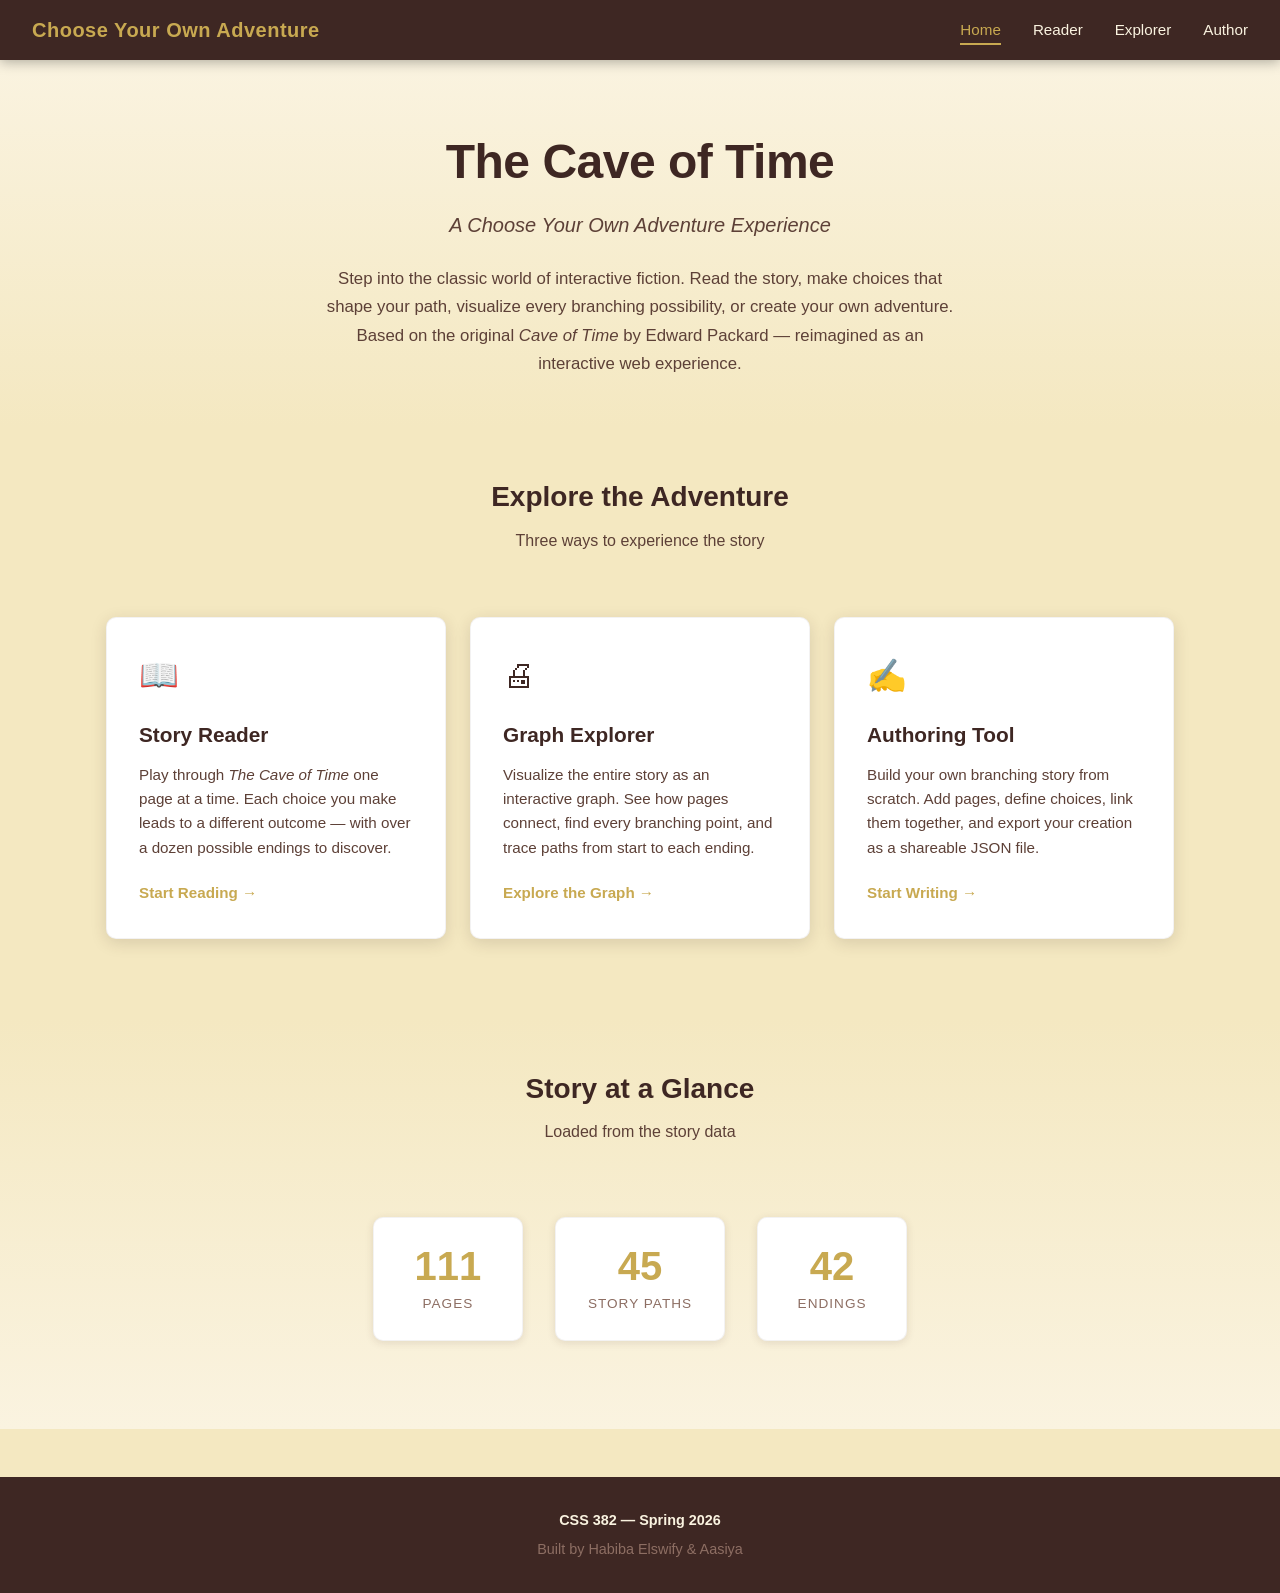
<file: web/index.html>
<!DOCTYPE html>
<html lang="en">
<head>
  <meta charset="UTF-8" />
  <meta name="viewport" content="width=device-width, initial-scale=1.0" />
  <title>The Cave of Time | Choose Your Own Adventure</title>
  <link rel="stylesheet" href="css/style.css" />
</head>
<body>

  <!-- Navigation -->
  <nav class="navbar">
    <a href="index.html" class="brand">Choose Your Own Adventure</a>
    <button class="menu-toggle" aria-label="Toggle navigation" onclick="document.querySelector('.nav-links').classList.toggle('open')">
      <span></span>
      <span></span>
      <span></span>
    </button>
    <ul class="nav-links">
      <li><a href="index.html" class="active">Home</a></li>
      <li><a href="reader.html">Reader</a></li>
      <li><a href="explorer.html">Explorer</a></li>
      <li><a href="author.html">Author</a></li>
    </ul>
  </nav>

  <!-- Hero Section -->
  <section class="hero">
    <h1>The Cave of Time</h1>
    <p class="subtitle">A Choose Your Own Adventure Experience</p>
    <p class="description">
      Step into the classic world of interactive fiction. Read the story, make
      choices that shape your path, visualize every branching possibility, or
      create your own adventure. Based on the original <em>Cave of Time</em>
      by Edward Packard &mdash; reimagined as an interactive web experience.
    </p>
  </section>

  <!-- Feature Cards -->
  <section class="section">
    <div class="container">
      <h2 class="section-title">Explore the Adventure</h2>
      <p class="section-subtitle">Three ways to experience the story</p>

      <div class="card-grid">
        <!-- Reader Card -->
        <div class="card">
          <span class="card-icon">&#128214;</span>
          <h3>Story Reader</h3>
          <p>
            Play through <em>The Cave of Time</em> one page at a time. Each
            choice you make leads to a different outcome &mdash; with over a
            dozen possible endings to discover.
          </p>
          <a href="reader.html" class="card-link">Start Reading &rarr;</a>
        </div>

        <!-- Explorer Card -->
        <div class="card">
          <span class="card-icon">&#128424;</span>
          <h3>Graph Explorer</h3>
          <p>
            Visualize the entire story as an interactive graph. See how pages
            connect, find every branching point, and trace paths from start
            to each ending.
          </p>
          <a href="explorer.html" class="card-link">Explore the Graph &rarr;</a>
        </div>

        <!-- Author Card -->
        <div class="card">
          <span class="card-icon">&#9997;&#65039;</span>
          <h3>Authoring Tool</h3>
          <p>
            Build your own branching story from scratch. Add pages, define
            choices, link them together, and export your creation as a
            shareable JSON file.
          </p>
          <a href="author.html" class="card-link">Start Writing &rarr;</a>
        </div>
      </div>
    </div>
  </section>

  <!-- Stats Section -->
  <section class="section" style="background: linear-gradient(180deg, var(--parchment) 0%, var(--parchment-light) 100%);">
    <div class="container">
      <h2 class="section-title">Story at a Glance</h2>
      <p class="section-subtitle">Loaded from the story data</p>

      <div class="stats-row">
        <div class="stat-box">
          <span class="stat-number" id="stat-pages">&mdash;</span>
          <span class="stat-label">Pages</span>
        </div>
        <div class="stat-box">
          <span class="stat-number" id="stat-stories">&mdash;</span>
          <span class="stat-label">Story Paths</span>
        </div>
        <div class="stat-box">
          <span class="stat-number" id="stat-endings">&mdash;</span>
          <span class="stat-label">Endings</span>
        </div>
      </div>
    </div>
  </section>

  <!-- Footer -->
  <footer class="footer">
    <p><strong>CSS 382 &mdash; Spring 2026</strong></p>
    <p>Built by Habiba Elswify &amp; Aasiya</p>
  </footer>

  <!-- Load stats from story-data.json -->
  <script>
    (async function loadStats() {
      try {
        const res = await fetch('data/story-data.json');
        const data = await res.json();
        const pages = Object.keys(data.pages);
        const totalPages = pages.length;

        // Count terminal pages (endings)
        const endings = pages.filter(key => data.pages[key].is_terminal).length;

        // Use pre-computed story count from manifest
        const pathCount = data.stats.total_stories || data.stories.length;

        document.getElementById('stat-pages').textContent = totalPages;
        document.getElementById('stat-stories').textContent = pathCount;
        document.getElementById('stat-endings').textContent = endings;
      } catch (e) {
        console.error('Could not load story data:', e);
      }
    })();
  </script>

</body>
</html>
</file>
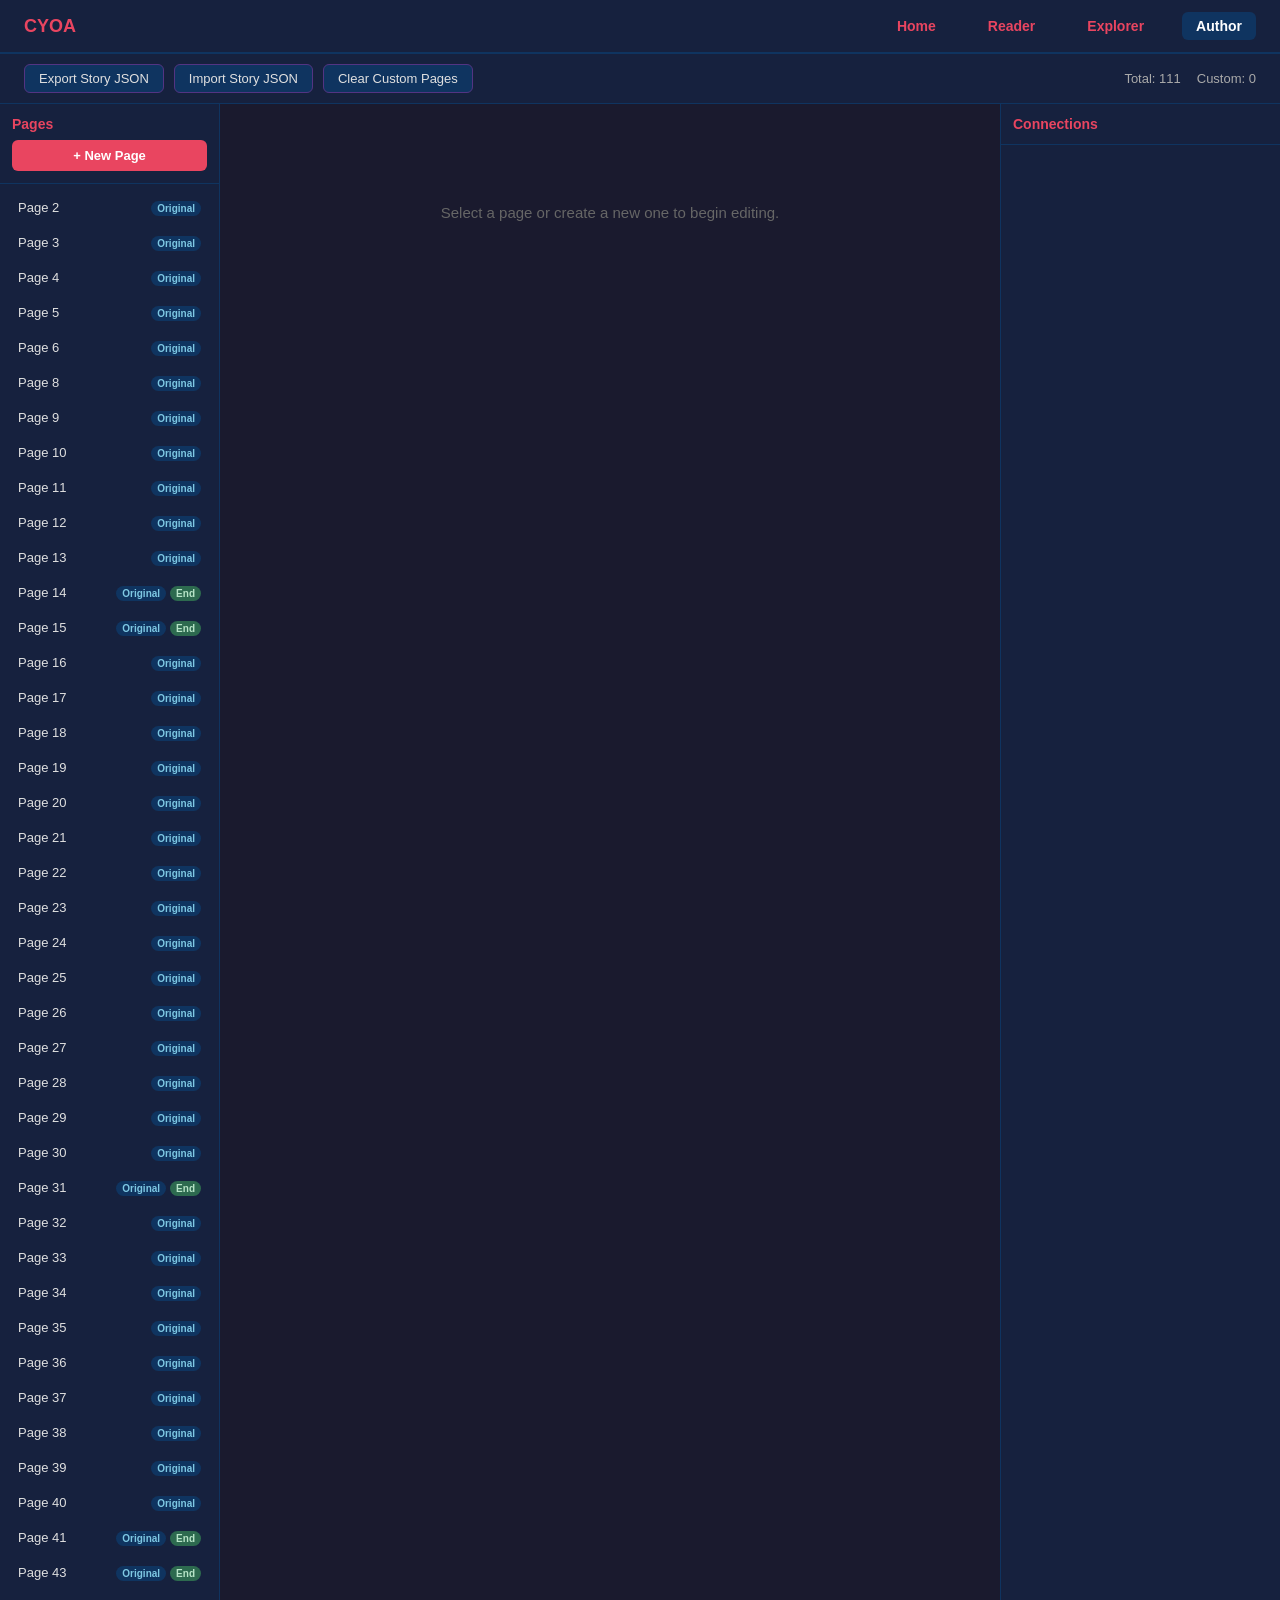
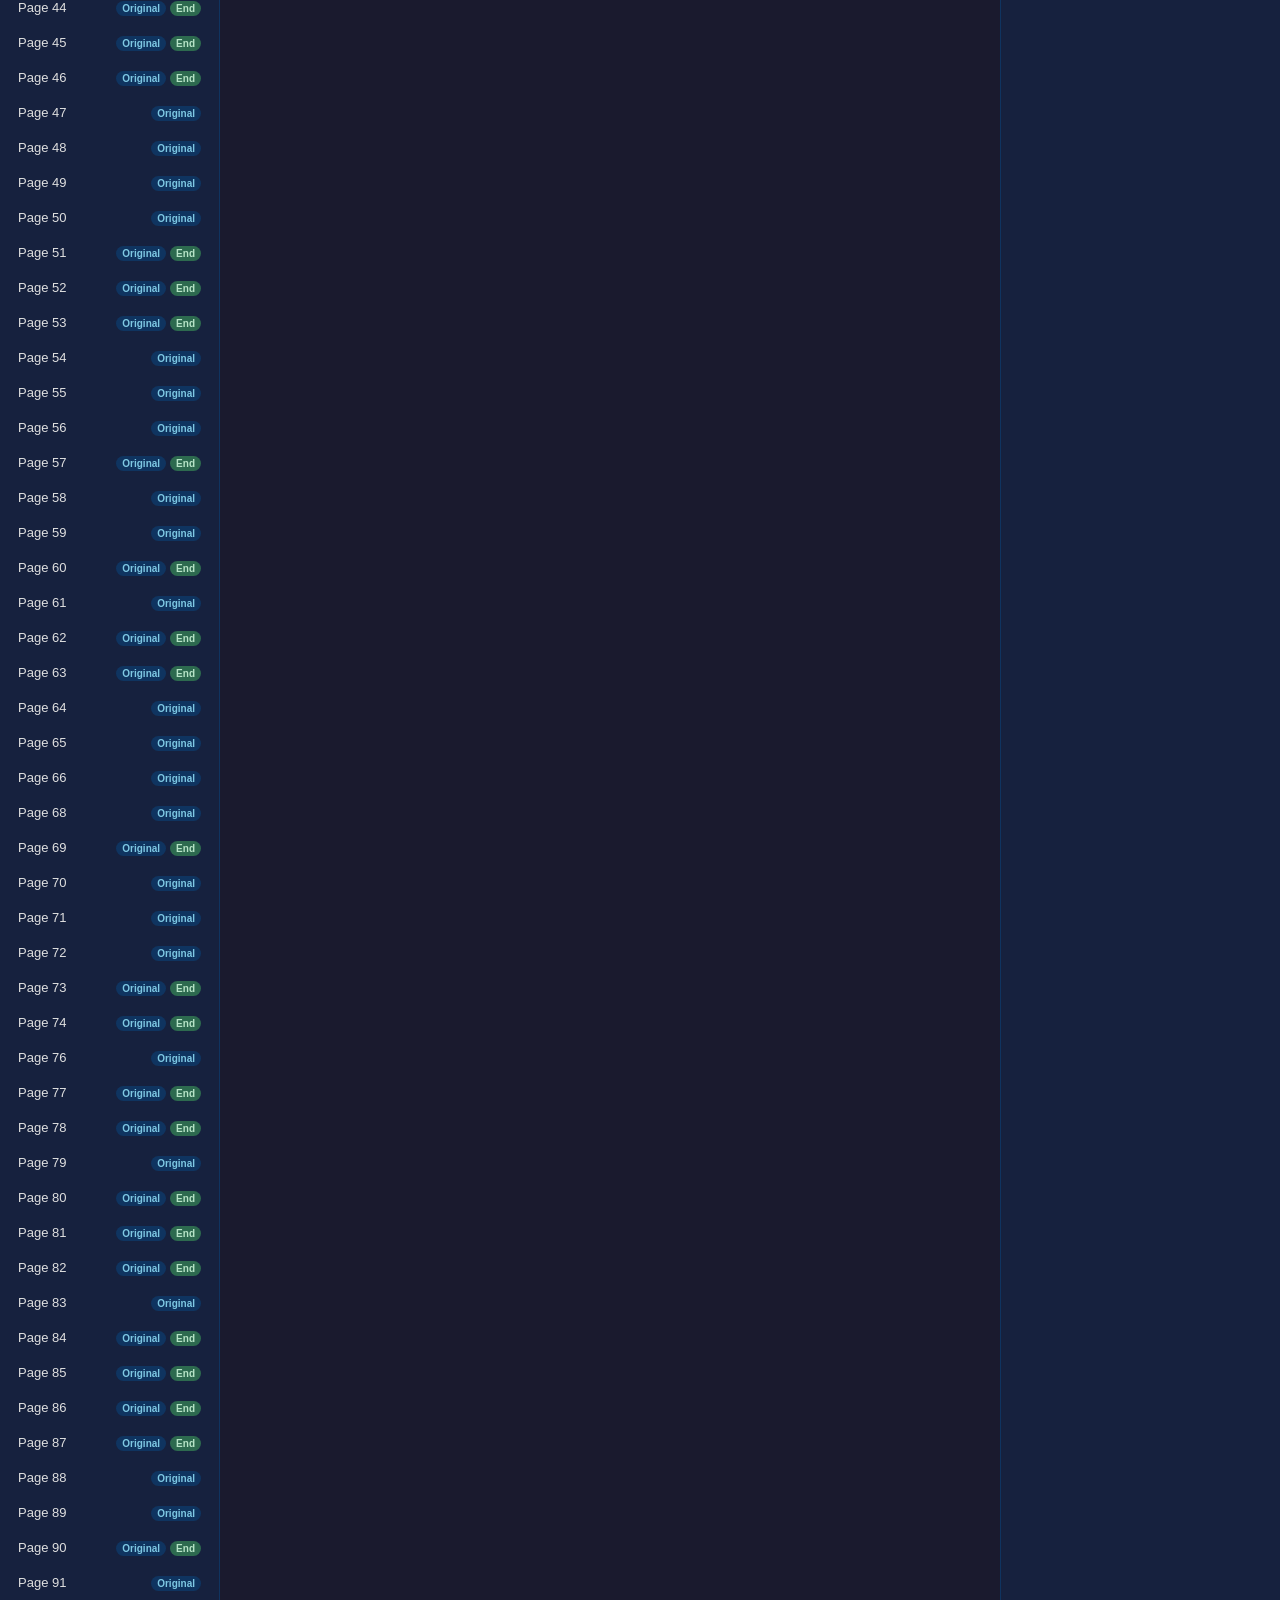
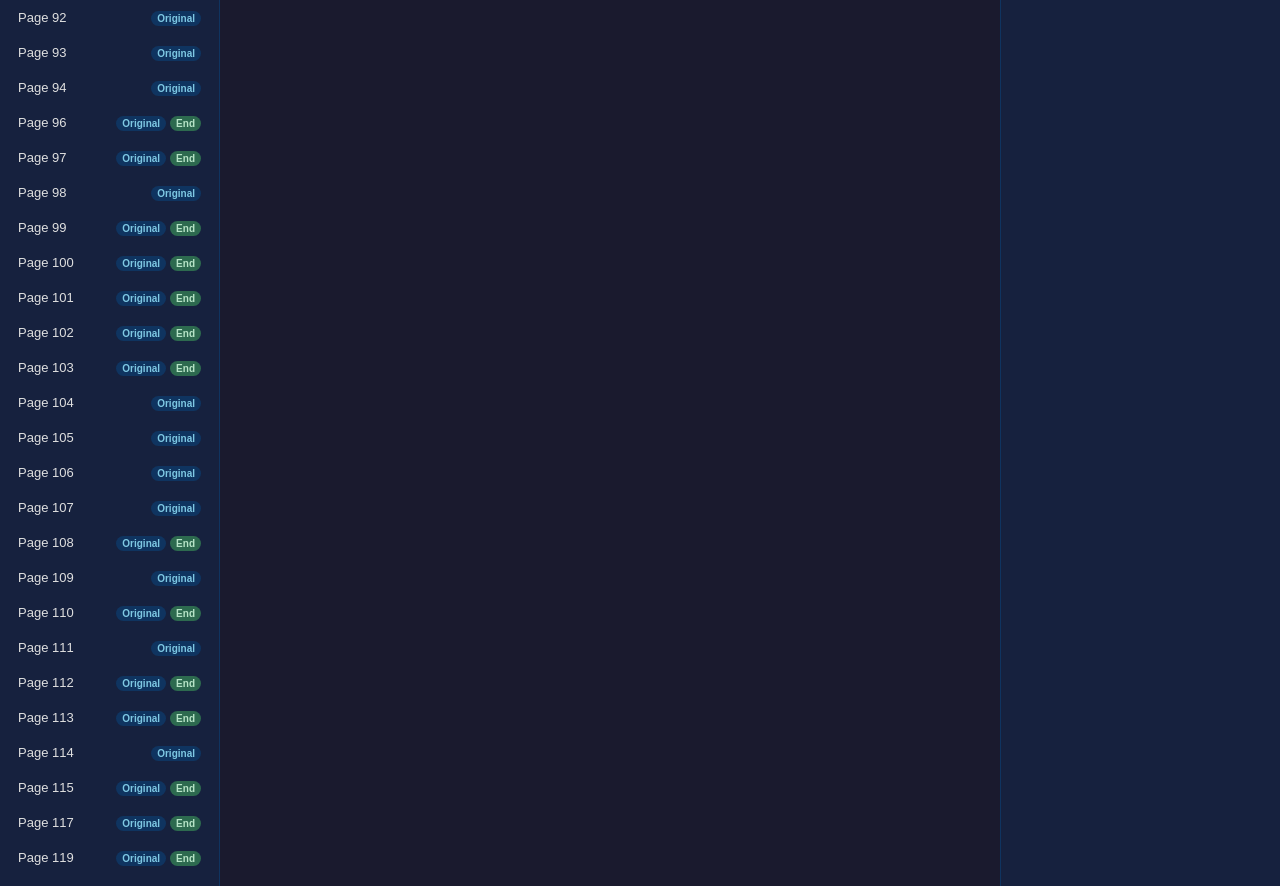
<file: web/author.html>
<!DOCTYPE html>
<html lang="en">
<head>
  <meta charset="UTF-8">
  <meta name="viewport" content="width=device-width, initial-scale=1.0">
  <title>Story Author - Choose Your Own Adventure</title>
  <style>
    * { margin: 0; padding: 0; box-sizing: border-box; }
    body { font-family: 'Segoe UI', Tahoma, Geneva, Verdana, sans-serif; background: #1a1a2e; color: #e0e0e0; min-height: 100vh; display: flex; flex-direction: column; }

    /* Nav */
    nav { background: #16213e; padding: 12px 24px; display: flex; align-items: center; gap: 24px; border-bottom: 2px solid #0f3460; }
    nav a { color: #e94560; text-decoration: none; font-weight: 600; font-size: 14px; padding: 6px 14px; border-radius: 6px; transition: background .2s; }
    nav a:hover, nav a.active { background: #0f3460; color: #fff; }
    nav .brand { color: #e94560; font-size: 18px; font-weight: 700; margin-right: auto; }

    /* Toolbar */
    .toolbar { background: #16213e; padding: 10px 24px; display: flex; gap: 10px; align-items: center; border-bottom: 1px solid #0f3460; flex-wrap: wrap; }
    .toolbar button { background: #0f3460; color: #e0e0e0; border: 1px solid #533483; padding: 6px 14px; border-radius: 6px; cursor: pointer; font-size: 13px; transition: background .2s; }
    .toolbar button:hover { background: #533483; }
    .toolbar .status-bar { margin-left: auto; font-size: 13px; color: #aaa; display: flex; gap: 16px; }
    .toolbar .status-bar .unsaved { color: #e94560; font-weight: 600; }

    /* Main layout */
    .main-layout { display: flex; flex: 1; overflow: hidden; }

    /* Page list panel */
    .page-list-panel { width: 220px; min-width: 180px; background: #16213e; border-right: 1px solid #0f3460; display: flex; flex-direction: column; overflow: hidden; }
    .page-list-panel .panel-header { padding: 12px; border-bottom: 1px solid #0f3460; }
    .page-list-panel .panel-header h3 { font-size: 14px; margin-bottom: 8px; color: #e94560; }
    .page-list-panel .panel-header button { width: 100%; padding: 8px; background: #e94560; color: #fff; border: none; border-radius: 6px; cursor: pointer; font-weight: 600; font-size: 13px; }
    .page-list-panel .panel-header button:hover { background: #c73650; }
    .page-list { flex: 1; overflow-y: auto; padding: 8px; }
    .page-list .page-item { padding: 8px 10px; margin-bottom: 4px; border-radius: 6px; cursor: pointer; font-size: 13px; display: flex; justify-content: space-between; align-items: center; transition: background .15s; }
    .page-list .page-item:hover { background: #0f3460; }
    .page-list .page-item.selected { background: #533483; color: #fff; }
    .page-list .page-item .badge { font-size: 10px; padding: 2px 6px; border-radius: 10px; font-weight: 600; }
    .page-list .page-item .badge.original { background: #0f3460; color: #7ec8e3; }
    .page-list .page-item .badge.custom { background: #e94560; color: #fff; }
    .page-list .page-item .badge.terminal { background: #2d6a4f; color: #b7e4c7; }

    /* Editor panel */
    .editor-panel { flex: 1; padding: 20px 28px; overflow-y: auto; }
    .editor-panel h2 { color: #e94560; margin-bottom: 16px; font-size: 20px; }
    .form-group { margin-bottom: 16px; }
    .form-group label { display: block; font-size: 13px; font-weight: 600; margin-bottom: 6px; color: #aaa; }
    .form-group input[type="number"],
    .form-group textarea,
    .form-group select { width: 100%; padding: 10px; background: #0f3460; border: 1px solid #533483; border-radius: 6px; color: #e0e0e0; font-size: 14px; font-family: inherit; }
    .form-group textarea { min-height: 180px; resize: vertical; }
    .form-group input:read-only { opacity: 0.6; cursor: not-allowed; }

    /* Choices section */
    .choices-section { margin-bottom: 16px; }
    .choices-section h3 { font-size: 14px; color: #aaa; margin-bottom: 10px; }
    .choice-row { display: flex; gap: 8px; margin-bottom: 8px; align-items: center; }
    .choice-row input { flex: 2; padding: 8px; background: #0f3460; border: 1px solid #533483; border-radius: 6px; color: #e0e0e0; font-size: 13px; }
    .choice-row select { flex: 1; padding: 8px; background: #0f3460; border: 1px solid #533483; border-radius: 6px; color: #e0e0e0; font-size: 13px; }
    .choice-row .btn-remove { background: #c73650; color: #fff; border: none; padding: 8px 12px; border-radius: 6px; cursor: pointer; font-size: 12px; }
    .choice-row .btn-remove:hover { background: #a02040; }

    .terminal-toggle { display: flex; align-items: center; gap: 10px; margin-bottom: 16px; }
    .terminal-toggle input[type="checkbox"] { width: 18px; height: 18px; accent-color: #e94560; }
    .terminal-toggle label { font-size: 13px; color: #aaa; cursor: pointer; }

    .editor-actions { display: flex; gap: 10px; flex-wrap: wrap; }
    .editor-actions button { padding: 10px 20px; border: none; border-radius: 6px; cursor: pointer; font-weight: 600; font-size: 14px; transition: background .2s; }
    .btn-add-choice { background: #0f3460; color: #e0e0e0; border: 1px solid #533483 !important; }
    .btn-add-choice:hover { background: #533483; }
    .btn-save { background: #2d6a4f; color: #fff; }
    .btn-save:hover { background: #1b4332; }
    .btn-delete { background: #c73650; color: #fff; }
    .btn-delete:hover { background: #a02040; }

    .empty-state { color: #666; text-align: center; margin-top: 80px; font-size: 15px; }

    /* Graph panel */
    .graph-panel { width: 280px; min-width: 220px; background: #16213e; border-left: 1px solid #0f3460; display: flex; flex-direction: column; }
    .graph-panel .panel-header { padding: 12px; border-bottom: 1px solid #0f3460; }
    .graph-panel .panel-header h3 { font-size: 14px; color: #e94560; }
    .graph-panel canvas { flex: 1; display: block; }

    /* Hidden file input */
    #import-input { display: none; }
  </style>
</head>
<body>
  <nav>
    <span class="brand">CYOA</span>
    <a href="index.html">Home</a>
    <a href="reader.html">Reader</a>
    <a href="explorer.html">Explorer</a>
    <a href="author.html" class="active">Author</a>
  </nav>

  <div class="toolbar">
    <button id="btn-export">Export Story JSON</button>
    <button id="btn-import">Import Story JSON</button>
    <button id="btn-clear">Clear Custom Pages</button>
    <input type="file" id="import-input" accept=".json">
    <div class="status-bar">
      <span id="status-total">Total: 0</span>
      <span id="status-custom">Custom: 0</span>
      <span id="status-unsaved" class="unsaved" style="display:none;">Unsaved changes</span>
    </div>
  </div>

  <div class="main-layout">
    <!-- Left: Page list -->
    <div class="page-list-panel">
      <div class="panel-header">
        <h3>Pages</h3>
        <button id="btn-new-page">+ New Page</button>
      </div>
      <div class="page-list" id="page-list"></div>
    </div>

    <!-- Center: Editor -->
    <div class="editor-panel" id="editor-panel">
      <div class="empty-state" id="empty-state">Select a page or create a new one to begin editing.</div>

      <div id="editor-form" style="display:none;">
        <h2 id="editor-title">Edit Page</h2>

        <div class="form-group">
          <label for="page-number">Page Number</label>
          <input type="number" id="page-number" readonly>
        </div>

        <div class="form-group">
          <label for="page-text">Page Text</label>
          <textarea id="page-text" placeholder="Write the story text for this page..."></textarea>
        </div>

        <div class="terminal-toggle">
          <input type="checkbox" id="is-terminal">
          <label for="is-terminal">Terminal ending (no choices)</label>
        </div>

        <div class="choices-section" id="choices-section">
          <h3>Choices</h3>
          <div id="choices-container"></div>
          <button class="btn-add-choice" id="btn-add-choice">+ Add Choice</button>
        </div>

        <div class="editor-actions">
          <button class="btn-save" id="btn-save">Save Page</button>
          <button class="btn-delete" id="btn-delete" style="display:none;">Delete Page</button>
        </div>
      </div>
    </div>

    <!-- Right: Mini graph -->
    <div class="graph-panel">
      <div class="panel-header">
        <h3>Connections</h3>
      </div>
      <canvas id="mini-graph"></canvas>
    </div>
  </div>

  <script src="js/author.js"></script>
</body>
</html>
</file>
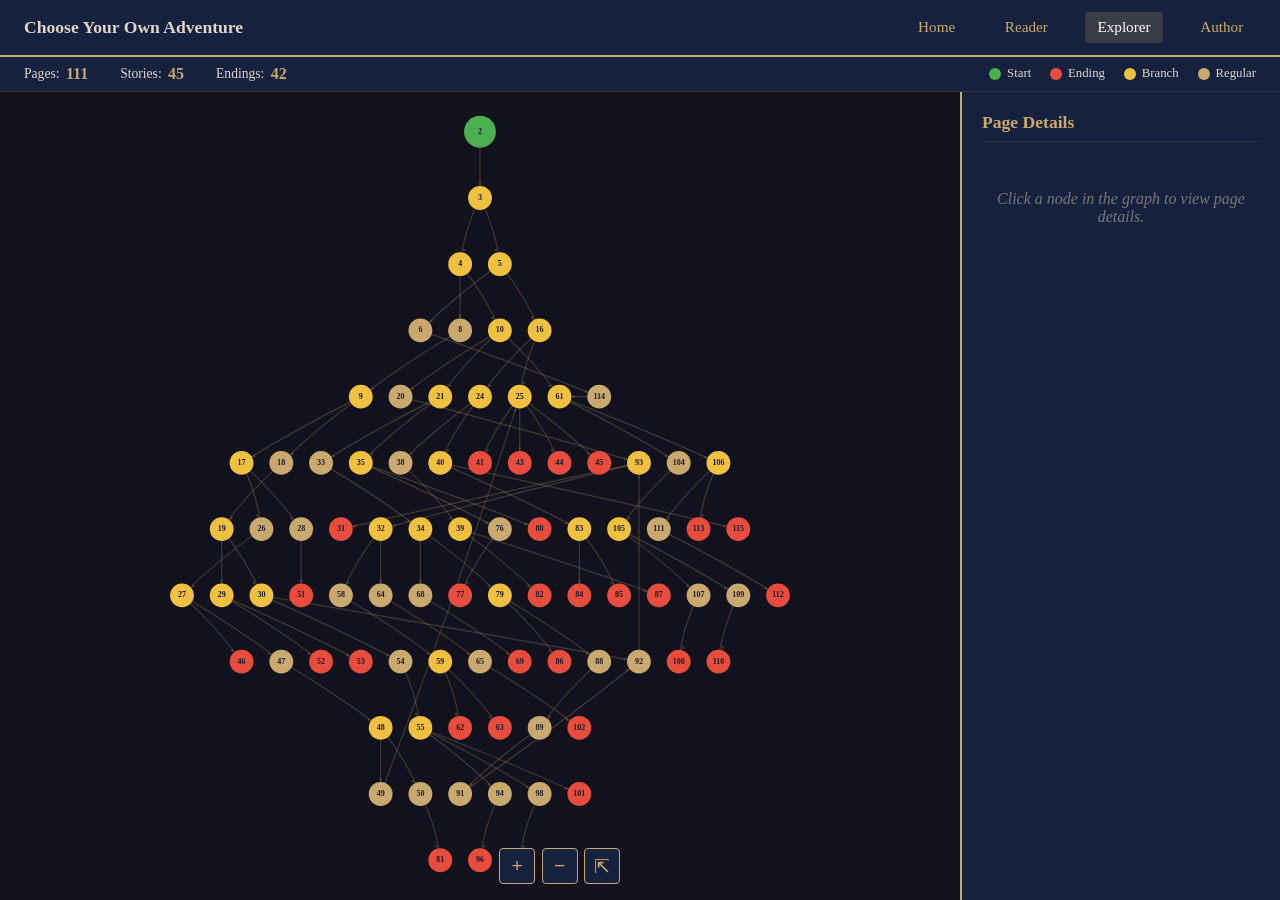
<file: web/explorer.html>
<!DOCTYPE html>
<html lang="en">
<head>
  <meta charset="UTF-8">
  <meta name="viewport" content="width=device-width, initial-scale=1.0">
  <title>Story Graph Explorer - Choose Your Own Adventure</title>
  <style>
    * { margin: 0; padding: 0; box-sizing: border-box; }
    body { font-family: 'Georgia', serif; background: #1a1a2e; color: #e0d6c8; display: flex; flex-direction: column; height: 100vh; overflow: hidden; }

    /* Navigation */
    nav { display: flex; align-items: center; gap: 1.5rem; padding: 0.75rem 1.5rem; background: #16213e; border-bottom: 2px solid #c9a96e; }
    nav a { color: #c9a96e; text-decoration: none; font-size: 0.95rem; padding: 0.4rem 0.8rem; border-radius: 4px; transition: background 0.2s; }
    nav a:hover, nav a.active { background: rgba(201, 169, 110, 0.2); color: #fff; }
    nav .brand { font-size: 1.1rem; font-weight: bold; color: #e0d6c8; margin-right: auto; }

    /* Stats bar */
    .stats-bar { display: flex; gap: 2rem; padding: 0.5rem 1.5rem; background: #16213e; border-bottom: 1px solid #333; font-size: 0.85rem; align-items: center; }
    .stats-bar .stat { display: flex; align-items: center; gap: 0.4rem; }
    .stats-bar .stat-value { color: #c9a96e; font-weight: bold; font-size: 1rem; }

    /* Legend */
    .legend { display: flex; gap: 1.2rem; margin-left: auto; align-items: center; font-size: 0.8rem; }
    .legend-item { display: flex; align-items: center; gap: 0.35rem; }
    .legend-dot { width: 12px; height: 12px; border-radius: 50%; display: inline-block; }
    .legend-dot.start { background: #4caf50; }
    .legend-dot.terminal { background: #e74c3c; }
    .legend-dot.branch { background: #f0c040; }
    .legend-dot.regular { background: #c9a96e; }

    /* Main layout */
    .main-layout { display: flex; flex: 1; overflow: hidden; }

    /* Graph container */
    .graph-container { flex: 1; position: relative; cursor: grab; background: #12121f; }
    .graph-container.grabbing { cursor: grabbing; }
    .graph-container canvas { display: block; width: 100%; height: 100%; }

    /* Side panel */
    .side-panel { width: 320px; background: #16213e; border-left: 2px solid #c9a96e; padding: 1.25rem; overflow-y: auto; display: flex; flex-direction: column; gap: 1rem; transition: transform 0.3s; }
    .side-panel.collapsed { transform: translateX(100%); width: 0; padding: 0; border: none; }
    .side-panel h2 { font-size: 1.1rem; color: #c9a96e; border-bottom: 1px solid #333; padding-bottom: 0.5rem; }
    .side-panel .placeholder { color: #777; font-style: italic; margin-top: 2rem; text-align: center; }

    /* Page detail card */
    .page-detail { display: none; flex-direction: column; gap: 0.75rem; }
    .page-detail.visible { display: flex; }
    .page-number { font-size: 1.5rem; font-weight: bold; color: #c9a96e; }
    .page-badge { display: inline-block; font-size: 0.7rem; padding: 0.2rem 0.5rem; border-radius: 3px; font-weight: bold; text-transform: uppercase; margin-left: 0.5rem; }
    .badge-start { background: #4caf50; color: #fff; }
    .badge-terminal { background: #e74c3c; color: #fff; }
    .badge-branch { background: #f0c040; color: #1a1a2e; }
    .page-text { font-size: 0.85rem; color: #bbb; line-height: 1.5; background: #111; padding: 0.75rem; border-radius: 6px; max-height: 200px; overflow-y: auto; }
    .choices-list { list-style: none; display: flex; flex-direction: column; gap: 0.4rem; }
    .choices-list li { font-size: 0.85rem; padding: 0.4rem 0.6rem; background: rgba(201, 169, 110, 0.1); border-radius: 4px; cursor: pointer; transition: background 0.2s; }
    .choices-list li:hover { background: rgba(201, 169, 110, 0.25); }
    .choices-list li::before { content: "\2192 "; color: #c9a96e; }

    .btn-read { display: inline-block; margin-top: 0.5rem; padding: 0.6rem 1.2rem; background: #c9a96e; color: #1a1a2e; border: none; border-radius: 6px; font-size: 0.9rem; font-weight: bold; cursor: pointer; text-align: center; text-decoration: none; transition: background 0.2s; }
    .btn-read:hover { background: #e0c080; }

    .zoom-controls { position: absolute; bottom: 1rem; right: 340px; display: flex; gap: 0.4rem; }
    .zoom-controls button { width: 36px; height: 36px; border: 1px solid #c9a96e; background: #16213e; color: #c9a96e; font-size: 1.2rem; border-radius: 4px; cursor: pointer; }
    .zoom-controls button:hover { background: #1e2d50; }
  </style>
</head>
<body>

  <nav>
    <span class="brand">Choose Your Own Adventure</span>
    <a href="index.html">Home</a>
    <a href="reader.html">Reader</a>
    <a href="explorer.html" class="active">Explorer</a>
    <a href="author.html">Author</a>
  </nav>

  <div class="stats-bar">
    <div class="stat">Pages: <span class="stat-value" id="stat-pages">--</span></div>
    <div class="stat">Stories: <span class="stat-value" id="stat-stories">--</span></div>
    <div class="stat">Endings: <span class="stat-value" id="stat-endings">--</span></div>
    <div class="legend">
      <div class="legend-item"><span class="legend-dot start"></span> Start</div>
      <div class="legend-item"><span class="legend-dot terminal"></span> Ending</div>
      <div class="legend-item"><span class="legend-dot branch"></span> Branch</div>
      <div class="legend-item"><span class="legend-dot regular"></span> Regular</div>
    </div>
  </div>

  <div class="main-layout">
    <div class="graph-container" id="graphContainer">
      <canvas id="graphCanvas"></canvas>
      <div class="zoom-controls">
        <button id="zoomIn" title="Zoom in">+</button>
        <button id="zoomOut" title="Zoom out">&minus;</button>
        <button id="zoomFit" title="Fit to view">&#8689;</button>
      </div>
    </div>

    <div class="side-panel" id="sidePanel">
      <h2>Page Details</h2>
      <p class="placeholder" id="panelPlaceholder">Click a node in the graph to view page details.</p>
      <div class="page-detail" id="pageDetail">
        <div>
          <span class="page-number" id="detailPageNum"></span>
          <span id="detailBadges"></span>
        </div>
        <div class="page-text" id="detailText"></div>
        <div>
          <strong style="font-size:0.85rem; color:#c9a96e;">Choices:</strong>
          <ul class="choices-list" id="detailChoices"></ul>
          <p id="detailNoChoices" style="display:none; font-size:0.85rem; color:#e74c3c; margin-top:0.3rem;">This is a terminal page (ending).</p>
        </div>
        <a class="btn-read" id="readFromHere" href="#">Read from here</a>
      </div>
    </div>
  </div>

  <script src="js/explorer.js"></script>
</body>
</html>
</file>
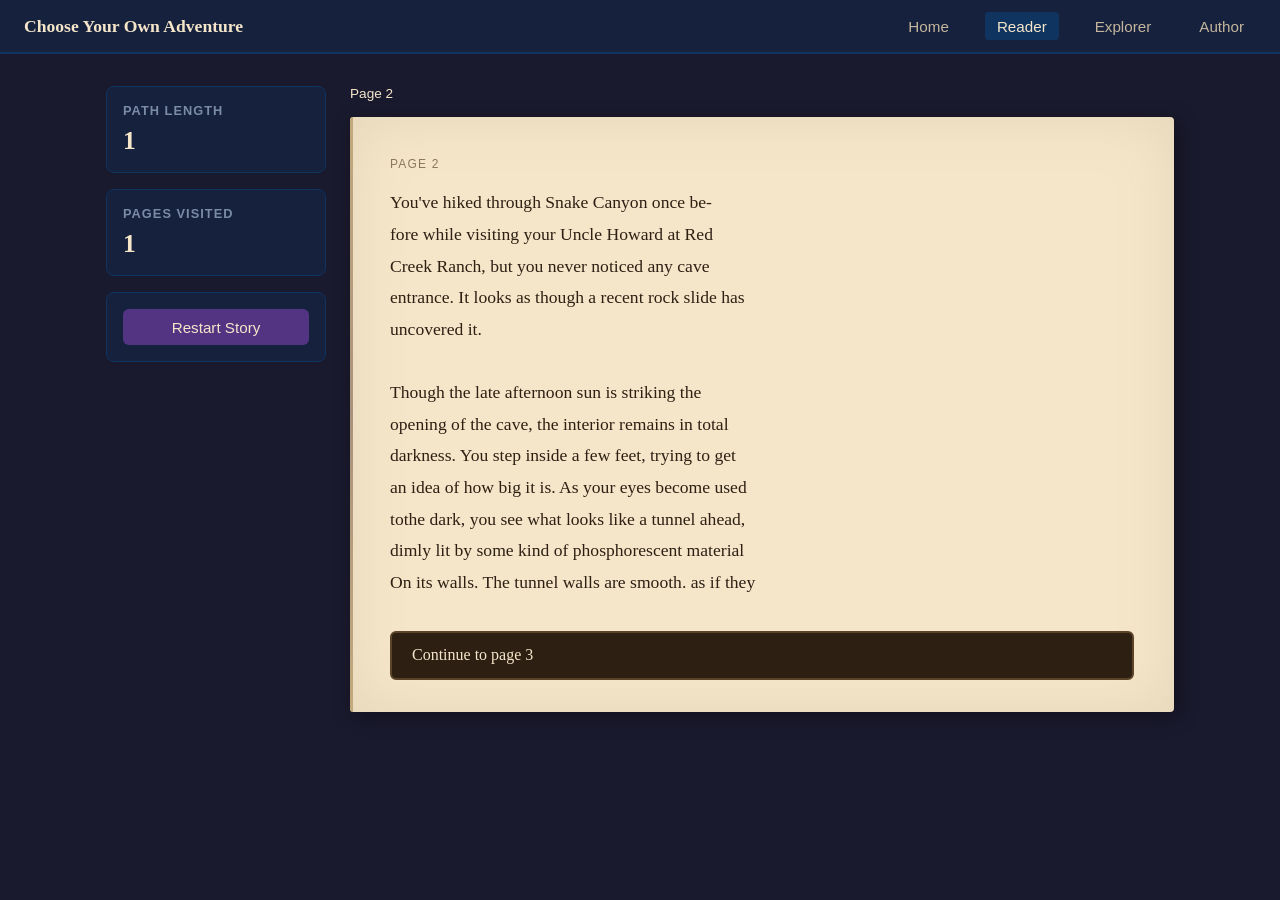
<file: web/reader.html>
<!DOCTYPE html>
<html lang="en">
<head>
  <meta charset="UTF-8">
  <meta name="viewport" content="width=device-width, initial-scale=1.0">
  <title>Story Reader - Choose Your Own Adventure</title>
  <style>
    /* Reader-specific styles (base styles live in css/style.css once created) */
    *, *::before, *::after { box-sizing: border-box; margin: 0; padding: 0; }

    body {
      font-family: Georgia, 'Times New Roman', serif;
      background: #1a1a2e;
      color: #e0d6c8;
      min-height: 100vh;
      display: flex;
      flex-direction: column;
    }

    /* ---- Navbar ---- */
    nav {
      background: #16213e;
      border-bottom: 2px solid #0f3460;
      padding: 0.75rem 1.5rem;
      display: flex;
      gap: 1.5rem;
      align-items: center;
    }
    nav a {
      color: #c4b69c;
      text-decoration: none;
      font-family: 'Segoe UI', Tahoma, sans-serif;
      font-size: 0.95rem;
      padding: 0.35rem 0.75rem;
      border-radius: 4px;
      transition: background 0.2s, color 0.2s;
    }
    nav a:hover, nav a.active {
      background: #0f3460;
      color: #f5e6ca;
    }
    nav .brand {
      font-weight: bold;
      font-size: 1.1rem;
      color: #f5e6ca;
      margin-right: auto;
    }

    /* ---- Layout ---- */
    .reader-layout {
      display: flex;
      flex: 1;
      max-width: 1100px;
      width: 100%;
      margin: 2rem auto;
      gap: 1.5rem;
      padding: 0 1rem;
    }

    /* ---- Sidebar ---- */
    .sidebar {
      width: 220px;
      flex-shrink: 0;
      display: flex;
      flex-direction: column;
      gap: 1rem;
    }
    .sidebar-card {
      background: #16213e;
      border: 1px solid #0f3460;
      border-radius: 8px;
      padding: 1rem;
    }
    .sidebar-card h3 {
      font-family: 'Segoe UI', Tahoma, sans-serif;
      font-size: 0.8rem;
      text-transform: uppercase;
      letter-spacing: 0.08em;
      color: #7a8ba6;
      margin-bottom: 0.5rem;
    }
    .stat-value {
      font-size: 1.6rem;
      font-weight: bold;
      color: #f5e6ca;
    }
    .btn-restart {
      display: block;
      width: 100%;
      padding: 0.6rem;
      background: #533483;
      color: #f5e6ca;
      border: none;
      border-radius: 6px;
      font-size: 0.95rem;
      cursor: pointer;
      font-family: 'Segoe UI', Tahoma, sans-serif;
      transition: background 0.2s;
    }
    .btn-restart:hover {
      background: #6a42a0;
    }

    /* ---- Book page ---- */
    .book-container {
      flex: 1;
      min-width: 0;
    }

    .breadcrumbs {
      display: flex;
      flex-wrap: wrap;
      gap: 0.25rem;
      align-items: center;
      margin-bottom: 1rem;
      font-family: 'Segoe UI', Tahoma, sans-serif;
      font-size: 0.85rem;
      color: #7a8ba6;
    }
    .breadcrumbs .crumb {
      cursor: pointer;
      color: #a9927d;
      transition: color 0.2s;
    }
    .breadcrumbs .crumb:hover {
      color: #f5e6ca;
      text-decoration: underline;
    }
    .breadcrumbs .crumb.current {
      color: #f5e6ca;
      cursor: default;
    }
    .breadcrumbs .crumb.current:hover {
      text-decoration: none;
    }
    .breadcrumbs .separator {
      color: #4a5568;
      user-select: none;
    }

    .book-page {
      background: #f5e6ca;
      color: #2d2013;
      border-radius: 4px;
      padding: 2.5rem 2.5rem 2rem;
      box-shadow: 4px 4px 20px rgba(0, 0, 0, 0.4),
                  inset 0 0 60px rgba(139, 119, 90, 0.15);
      position: relative;
      min-height: 400px;
      transition: opacity 0.35s ease;
    }
    .book-page::before {
      content: '';
      position: absolute;
      left: 0; top: 0; bottom: 0;
      width: 3px;
      background: linear-gradient(to bottom, #c4a97d, #a9927d, #c4a97d);
      border-radius: 4px 0 0 4px;
    }
    .book-page.fade-out { opacity: 0; }
    .book-page.fade-in  { opacity: 1; }

    .page-number {
      font-family: 'Segoe UI', Tahoma, sans-serif;
      font-size: 0.75rem;
      text-transform: uppercase;
      letter-spacing: 0.1em;
      color: #8b7760;
      margin-bottom: 1rem;
    }

    .page-text {
      font-size: 1.1rem;
      line-height: 1.8;
      white-space: pre-wrap;
    }

    /* ---- Choices ---- */
    .choices-area {
      margin-top: 2rem;
      display: flex;
      flex-direction: column;
      gap: 0.75rem;
    }
    .choice-btn {
      display: block;
      width: 100%;
      text-align: left;
      padding: 0.85rem 1.25rem;
      background: #2d2013;
      color: #f5e6ca;
      border: 2px solid #5c4428;
      border-radius: 6px;
      font-family: Georgia, serif;
      font-size: 1rem;
      cursor: pointer;
      transition: background 0.2s, border-color 0.2s, transform 0.15s;
    }
    .choice-btn:hover {
      background: #3e2d1a;
      border-color: #8b6b3d;
      transform: translateX(4px);
    }

    /* ---- The End overlay ---- */
    .end-overlay {
      display: none;
      margin-top: 2rem;
      padding: 1.5rem;
      background: #2d2013;
      border: 2px solid #8b6b3d;
      border-radius: 8px;
      text-align: center;
    }
    .end-overlay.visible { display: block; }
    .end-overlay h2 {
      font-size: 1.8rem;
      color: #f5e6ca;
      margin-bottom: 0.5rem;
    }
    .end-overlay .journey-stat {
      font-size: 0.95rem;
      color: #c4a97d;
      margin-bottom: 1.25rem;
    }
    .end-buttons {
      display: flex;
      gap: 0.75rem;
      justify-content: center;
      flex-wrap: wrap;
    }
    .end-btn {
      padding: 0.65rem 1.5rem;
      border: none;
      border-radius: 6px;
      font-size: 0.95rem;
      cursor: pointer;
      font-family: 'Segoe UI', Tahoma, sans-serif;
      transition: background 0.2s;
    }
    .end-btn.primary {
      background: #533483;
      color: #f5e6ca;
    }
    .end-btn.primary:hover { background: #6a42a0; }
    .end-btn.secondary {
      background: #5c4428;
      color: #f5e6ca;
    }
    .end-btn.secondary:hover { background: #7a5a38; }

    /* ---- Responsive ---- */
    @media (max-width: 720px) {
      .reader-layout {
        flex-direction: column-reverse;
      }
      .sidebar {
        width: 100%;
        flex-direction: row;
        flex-wrap: wrap;
      }
      .sidebar-card { flex: 1; min-width: 140px; }
      .book-page { padding: 1.5rem; }
    }
  </style>
</head>
<body>

  <!-- Navigation -->
  <nav>
    <span class="brand">Choose Your Own Adventure</span>
    <a href="index.html">Home</a>
    <a href="reader.html" class="active">Reader</a>
    <a href="explorer.html">Explorer</a>
    <a href="author.html">Author</a>
  </nav>

  <!-- Main layout -->
  <div class="reader-layout">

    <!-- Sidebar -->
    <aside class="sidebar">
      <div class="sidebar-card">
        <h3>Path Length</h3>
        <div class="stat-value" id="stat-path-length">1</div>
      </div>
      <div class="sidebar-card">
        <h3>Pages Visited</h3>
        <div class="stat-value" id="stat-pages-visited">1</div>
      </div>
      <div class="sidebar-card">
        <button class="btn-restart" id="btn-sidebar-restart">Restart Story</button>
      </div>
    </aside>

    <!-- Book area -->
    <main class="book-container">

      <!-- Breadcrumbs -->
      <div class="breadcrumbs" id="breadcrumbs"></div>

      <!-- Page display -->
      <div class="book-page" id="book-page">
        <div class="page-number" id="page-number"></div>
        <div class="page-text" id="page-text"></div>

        <!-- Choices -->
        <div class="choices-area" id="choices-area"></div>

        <!-- The End -->
        <div class="end-overlay" id="end-overlay">
          <h2>The End</h2>
          <p class="journey-stat" id="journey-stat"></p>
          <div class="end-buttons">
            <button class="end-btn primary" id="btn-end-restart">Restart Story</button>
            <button class="end-btn secondary" id="btn-end-goback">Go Back</button>
          </div>
        </div>
      </div>

    </main>
  </div>

  <script src="js/reader.js"></script>
</body>
</html>
</file>
<file: web/css/style.css>
/* ============================================
   Choose Your Own Adventure - Book-Themed CSS
   ============================================ */

/* --- CSS Variables --- */
:root {
  --parchment: #f4e8c1;
  --parchment-light: #faf3e0;
  --brown-dark: #3e2723;
  --brown-medium: #5d4037;
  --brown-light: #8d6e63;
  --accent-gold: #c8a951;
  --accent-gold-hover: #b8993e;
  --accent-gold-light: #e8d5a0;
  --deep-red: #8b1a1a;
  --deep-red-hover: #a52222;
  --white: #ffffff;
  --shadow-soft: 0 2px 8px rgba(62, 39, 35, 0.12);
  --shadow-card: 0 4px 16px rgba(62, 39, 35, 0.15);
  --shadow-elevated: 0 8px 32px rgba(62, 39, 35, 0.18);
  --radius-sm: 6px;
  --radius-md: 10px;
  --radius-lg: 16px;
  --transition: 0.25s ease;
  --max-width: 1100px;
  --nav-height: 60px;
}

/* --- Reset & Base --- */
*,
*::before,
*::after {
  box-sizing: border-box;
  margin: 0;
  padding: 0;
}

html {
  scroll-behavior: smooth;
}

body {
  font-family: -apple-system, BlinkMacSystemFont, "Segoe UI", Roboto,
    "Helvetica Neue", Arial, sans-serif;
  background-color: var(--parchment);
  color: var(--brown-dark);
  line-height: 1.6;
  min-height: 100vh;
  padding-top: var(--nav-height);
}

a {
  color: var(--accent-gold);
  text-decoration: none;
  transition: color var(--transition);
}

a:hover {
  color: var(--accent-gold-hover);
}

img {
  max-width: 100%;
  display: block;
}

/* --- Container --- */
.container {
  width: 90%;
  max-width: var(--max-width);
  margin: 0 auto;
  padding: 0 1rem;
}

/* --- Navigation Bar --- */
.navbar {
  position: fixed;
  top: 0;
  left: 0;
  right: 0;
  height: var(--nav-height);
  background-color: var(--brown-dark);
  display: flex;
  align-items: center;
  justify-content: space-between;
  padding: 0 2rem;
  z-index: 1000;
  box-shadow: 0 2px 12px rgba(0, 0, 0, 0.3);
}

.navbar .brand {
  color: var(--accent-gold);
  font-size: 1.25rem;
  font-weight: 700;
  letter-spacing: 0.5px;
}

.navbar .nav-links {
  list-style: none;
  display: flex;
  gap: 2rem;
}

.navbar .nav-links a {
  color: var(--parchment-light);
  font-size: 0.95rem;
  font-weight: 500;
  padding: 0.4rem 0;
  position: relative;
  transition: color var(--transition);
}

.navbar .nav-links a::after {
  content: "";
  position: absolute;
  bottom: 0;
  left: 0;
  width: 0;
  height: 2px;
  background-color: var(--accent-gold);
  transition: width var(--transition);
}

.navbar .nav-links a:hover {
  color: var(--accent-gold);
}

.navbar .nav-links a:hover::after {
  width: 100%;
}

.navbar .nav-links a.active {
  color: var(--accent-gold);
}

.navbar .nav-links a.active::after {
  width: 100%;
}

.navbar .menu-toggle {
  display: none;
  background: none;
  border: none;
  cursor: pointer;
  padding: 0.5rem;
}

.navbar .menu-toggle span {
  display: block;
  width: 24px;
  height: 2px;
  background-color: var(--parchment-light);
  margin: 5px 0;
  transition: var(--transition);
}

/* --- Hero Section --- */
.hero {
  text-align: center;
  padding: 4rem 1rem 3rem;
  background: linear-gradient(
    180deg,
    var(--parchment-light) 0%,
    var(--parchment) 100%
  );
}

.hero h1 {
  font-size: 3rem;
  font-weight: 800;
  color: var(--brown-dark);
  margin-bottom: 0.5rem;
  letter-spacing: -0.5px;
}

.hero .subtitle {
  font-size: 1.25rem;
  color: var(--brown-medium);
  font-style: italic;
  margin-bottom: 1.5rem;
}

.hero .description {
  max-width: 640px;
  margin: 0 auto;
  font-size: 1.05rem;
  color: var(--brown-medium);
  line-height: 1.7;
}

/* --- Cards / Panels --- */
.card-grid {
  display: grid;
  grid-template-columns: repeat(auto-fit, minmax(280px, 1fr));
  gap: 1.5rem;
  padding: 2rem 0;
}

.card {
  background: var(--white);
  border-radius: var(--radius-md);
  box-shadow: var(--shadow-card);
  padding: 2rem;
  transition: transform var(--transition), box-shadow var(--transition);
  border: 1px solid rgba(62, 39, 35, 0.06);
}

.card:hover {
  transform: translateY(-4px);
  box-shadow: var(--shadow-elevated);
}

.card h3 {
  font-size: 1.3rem;
  color: var(--brown-dark);
  margin-bottom: 0.75rem;
}

.card p {
  color: var(--brown-medium);
  font-size: 0.95rem;
  line-height: 1.6;
  margin-bottom: 1.25rem;
}

.card .card-icon {
  font-size: 2rem;
  margin-bottom: 1rem;
  display: block;
}

.card a.card-link {
  display: inline-block;
  color: var(--accent-gold);
  font-weight: 600;
  font-size: 0.95rem;
  transition: color var(--transition);
}

.card a.card-link:hover {
  color: var(--accent-gold-hover);
}

.panel {
  background: var(--white);
  border-radius: var(--radius-md);
  box-shadow: var(--shadow-card);
  padding: 2rem;
  margin-bottom: 1.5rem;
  border: 1px solid rgba(62, 39, 35, 0.06);
}

/* --- Buttons --- */
.btn {
  display: inline-block;
  padding: 0.7rem 1.6rem;
  border: none;
  border-radius: var(--radius-sm);
  font-size: 1rem;
  font-weight: 600;
  cursor: pointer;
  transition: background-color var(--transition), transform var(--transition),
    box-shadow var(--transition);
  text-align: center;
  line-height: 1.4;
}

.btn:active {
  transform: scale(0.97);
}

/* Primary button -- gold accent */
.btn-primary {
  background-color: var(--accent-gold);
  color: var(--brown-dark);
}

.btn-primary:hover {
  background-color: var(--accent-gold-hover);
  box-shadow: 0 4px 12px rgba(200, 169, 81, 0.35);
  color: var(--brown-dark);
}

/* Choice button -- styled like a book page option */
.btn-choice {
  display: block;
  width: 100%;
  background: var(--parchment-light);
  color: var(--brown-dark);
  border: 2px solid var(--accent-gold-light);
  border-radius: var(--radius-md);
  padding: 1rem 1.5rem;
  font-family: "Georgia", "Times New Roman", serif;
  font-size: 1rem;
  text-align: left;
  cursor: pointer;
  transition: border-color var(--transition), background-color var(--transition),
    box-shadow var(--transition);
  margin-bottom: 0.75rem;
}

.btn-choice:hover {
  border-color: var(--accent-gold);
  background-color: var(--white);
  box-shadow: 0 2px 10px rgba(200, 169, 81, 0.2);
}

.btn-choice:active {
  transform: scale(0.99);
}

/* Secondary / outline button */
.btn-secondary {
  background: transparent;
  color: var(--brown-dark);
  border: 2px solid var(--brown-light);
}

.btn-secondary:hover {
  border-color: var(--brown-dark);
  background-color: rgba(62, 39, 35, 0.05);
}

/* Danger / red button */
.btn-danger {
  background-color: var(--deep-red);
  color: var(--white);
}

.btn-danger:hover {
  background-color: var(--deep-red-hover);
}

/* --- Story Text Area (Book Page) --- */
.story-page {
  background: var(--white);
  border-radius: var(--radius-lg);
  box-shadow: var(--shadow-elevated);
  padding: 3rem 2.5rem;
  max-width: 720px;
  margin: 2rem auto;
  position: relative;
  border: 1px solid rgba(62, 39, 35, 0.08);
}

/* Subtle "page edge" accent on the left */
.story-page::before {
  content: "";
  position: absolute;
  top: 1rem;
  bottom: 1rem;
  left: 0;
  width: 4px;
  background: linear-gradient(
    180deg,
    var(--accent-gold-light),
    var(--accent-gold),
    var(--accent-gold-light)
  );
  border-radius: 2px;
}

.story-page .page-number {
  display: inline-block;
  font-family: "Georgia", "Times New Roman", serif;
  font-size: 0.85rem;
  color: var(--brown-light);
  margin-bottom: 1rem;
  font-style: italic;
}

.story-page .story-text {
  font-family: "Georgia", "Times New Roman", serif;
  font-size: 1.1rem;
  line-height: 1.85;
  color: var(--brown-dark);
  white-space: pre-wrap;
  margin-bottom: 2rem;
}

.story-page .choices {
  border-top: 1px solid var(--accent-gold-light);
  padding-top: 1.5rem;
}

/* --- Terminal / Ending Badge --- */
.badge-ending {
  display: inline-block;
  background-color: var(--deep-red);
  color: var(--white);
  font-size: 0.8rem;
  font-weight: 700;
  text-transform: uppercase;
  letter-spacing: 1px;
  padding: 0.3rem 0.8rem;
  border-radius: var(--radius-sm);
  margin-bottom: 1rem;
}

.badge {
  display: inline-block;
  font-size: 0.75rem;
  font-weight: 700;
  text-transform: uppercase;
  letter-spacing: 0.5px;
  padding: 0.25rem 0.6rem;
  border-radius: var(--radius-sm);
}

.badge-gold {
  background-color: var(--accent-gold-light);
  color: var(--brown-dark);
}

.badge-brown {
  background-color: var(--brown-light);
  color: var(--white);
}

/* --- Stats Section --- */
.stats-row {
  display: flex;
  justify-content: center;
  gap: 2rem;
  flex-wrap: wrap;
  padding: 2.5rem 0;
}

.stat-box {
  text-align: center;
  padding: 1.5rem 2rem;
  background: var(--white);
  border-radius: var(--radius-md);
  box-shadow: var(--shadow-soft);
  min-width: 150px;
  border: 1px solid rgba(62, 39, 35, 0.06);
}

.stat-box .stat-number {
  display: block;
  font-size: 2.5rem;
  font-weight: 800;
  color: var(--accent-gold);
  line-height: 1.2;
}

.stat-box .stat-label {
  font-size: 0.85rem;
  color: var(--brown-light);
  text-transform: uppercase;
  letter-spacing: 1px;
  margin-top: 0.25rem;
}

/* --- Graph Container (Explorer) --- */
.graph-container {
  width: 100%;
  min-height: 500px;
  background: var(--white);
  border-radius: var(--radius-lg);
  box-shadow: var(--shadow-card);
  border: 1px solid rgba(62, 39, 35, 0.08);
  position: relative;
  overflow: hidden;
}

.graph-container canvas,
.graph-container svg {
  width: 100%;
  height: 100%;
}

.graph-controls {
  display: flex;
  gap: 0.75rem;
  flex-wrap: wrap;
  margin-bottom: 1rem;
}

/* --- Form Styling (Author Tool) --- */
.form-group {
  margin-bottom: 1.25rem;
}

.form-group label {
  display: block;
  font-weight: 600;
  font-size: 0.9rem;
  color: var(--brown-dark);
  margin-bottom: 0.4rem;
}

.form-group input[type="text"],
.form-group input[type="number"],
.form-group input[type="url"],
.form-group textarea,
.form-group select {
  width: 100%;
  padding: 0.65rem 0.9rem;
  font-size: 0.95rem;
  font-family: inherit;
  color: var(--brown-dark);
  background: var(--white);
  border: 2px solid #d4c5a0;
  border-radius: var(--radius-sm);
  transition: border-color var(--transition), box-shadow var(--transition);
}

.form-group input:focus,
.form-group textarea:focus,
.form-group select:focus {
  outline: none;
  border-color: var(--accent-gold);
  box-shadow: 0 0 0 3px rgba(200, 169, 81, 0.2);
}

.form-group textarea {
  min-height: 140px;
  resize: vertical;
  font-family: "Georgia", "Times New Roman", serif;
  line-height: 1.7;
}

.form-group .help-text {
  font-size: 0.8rem;
  color: var(--brown-light);
  margin-top: 0.3rem;
}

.form-row {
  display: grid;
  grid-template-columns: 1fr 1fr;
  gap: 1rem;
}

.form-actions {
  display: flex;
  gap: 0.75rem;
  margin-top: 1.5rem;
  flex-wrap: wrap;
}

/* --- Section Titles --- */
.section {
  padding: 3rem 0;
}

.section-title {
  font-size: 1.75rem;
  font-weight: 700;
  color: var(--brown-dark);
  text-align: center;
  margin-bottom: 0.5rem;
}

.section-subtitle {
  text-align: center;
  color: var(--brown-medium);
  font-size: 1rem;
  margin-bottom: 2rem;
}

/* --- Footer --- */
.footer {
  background-color: var(--brown-dark);
  color: var(--brown-light);
  text-align: center;
  padding: 2rem 1rem;
  margin-top: 3rem;
  font-size: 0.9rem;
}

.footer strong {
  color: var(--parchment-light);
}

.footer p + p {
  margin-top: 0.4rem;
}

/* --- Utility --- */
.text-center {
  text-align: center;
}

.mt-1 {
  margin-top: 0.5rem;
}
.mt-2 {
  margin-top: 1rem;
}
.mt-3 {
  margin-top: 1.5rem;
}
.mb-1 {
  margin-bottom: 0.5rem;
}
.mb-2 {
  margin-bottom: 1rem;
}
.mb-3 {
  margin-bottom: 1.5rem;
}

.hidden {
  display: none !important;
}

/* --- Loading Spinner --- */
.loading {
  text-align: center;
  padding: 2rem;
  color: var(--brown-light);
}

.loading::after {
  content: "";
  display: inline-block;
  width: 20px;
  height: 20px;
  border: 3px solid var(--accent-gold-light);
  border-top-color: var(--accent-gold);
  border-radius: 50%;
  animation: spin 0.7s linear infinite;
  margin-left: 0.5rem;
  vertical-align: middle;
}

@keyframes spin {
  to {
    transform: rotate(360deg);
  }
}

/* --- Responsive --- */
@media (max-width: 768px) {
  :root {
    --nav-height: 56px;
  }

  .navbar {
    padding: 0 1rem;
  }

  .navbar .menu-toggle {
    display: block;
  }

  .navbar .nav-links {
    display: none;
    position: absolute;
    top: var(--nav-height);
    left: 0;
    right: 0;
    background: var(--brown-dark);
    flex-direction: column;
    gap: 0;
    padding: 0.5rem 0;
    box-shadow: 0 4px 12px rgba(0, 0, 0, 0.2);
  }

  .navbar .nav-links.open {
    display: flex;
  }

  .navbar .nav-links a {
    padding: 0.8rem 1.5rem;
    display: block;
  }

  .navbar .nav-links a::after {
    display: none;
  }

  .hero {
    padding: 2.5rem 1rem 2rem;
  }

  .hero h1 {
    font-size: 2rem;
  }

  .hero .subtitle {
    font-size: 1.05rem;
  }

  .story-page {
    padding: 2rem 1.5rem;
    margin: 1rem;
  }

  .story-page::before {
    width: 3px;
  }

  .card-grid {
    grid-template-columns: 1fr;
  }

  .stats-row {
    gap: 1rem;
  }

  .stat-box {
    min-width: 120px;
    padding: 1rem 1.25rem;
  }

  .stat-box .stat-number {
    font-size: 2rem;
  }

  .form-row {
    grid-template-columns: 1fr;
  }

  .section {
    padding: 2rem 0;
  }

  .section-title {
    font-size: 1.4rem;
  }

  .graph-container {
    min-height: 350px;
  }
}

@media (max-width: 480px) {
  .hero h1 {
    font-size: 1.65rem;
  }

  .story-page {
    padding: 1.5rem 1.25rem;
  }

  .story-page .story-text {
    font-size: 1rem;
  }

  .btn-choice {
    padding: 0.8rem 1rem;
    font-size: 0.95rem;
  }

  .stats-row {
    flex-direction: column;
    align-items: center;
  }

  .stat-box {
    width: 100%;
    max-width: 240px;
  }
}
</file>
